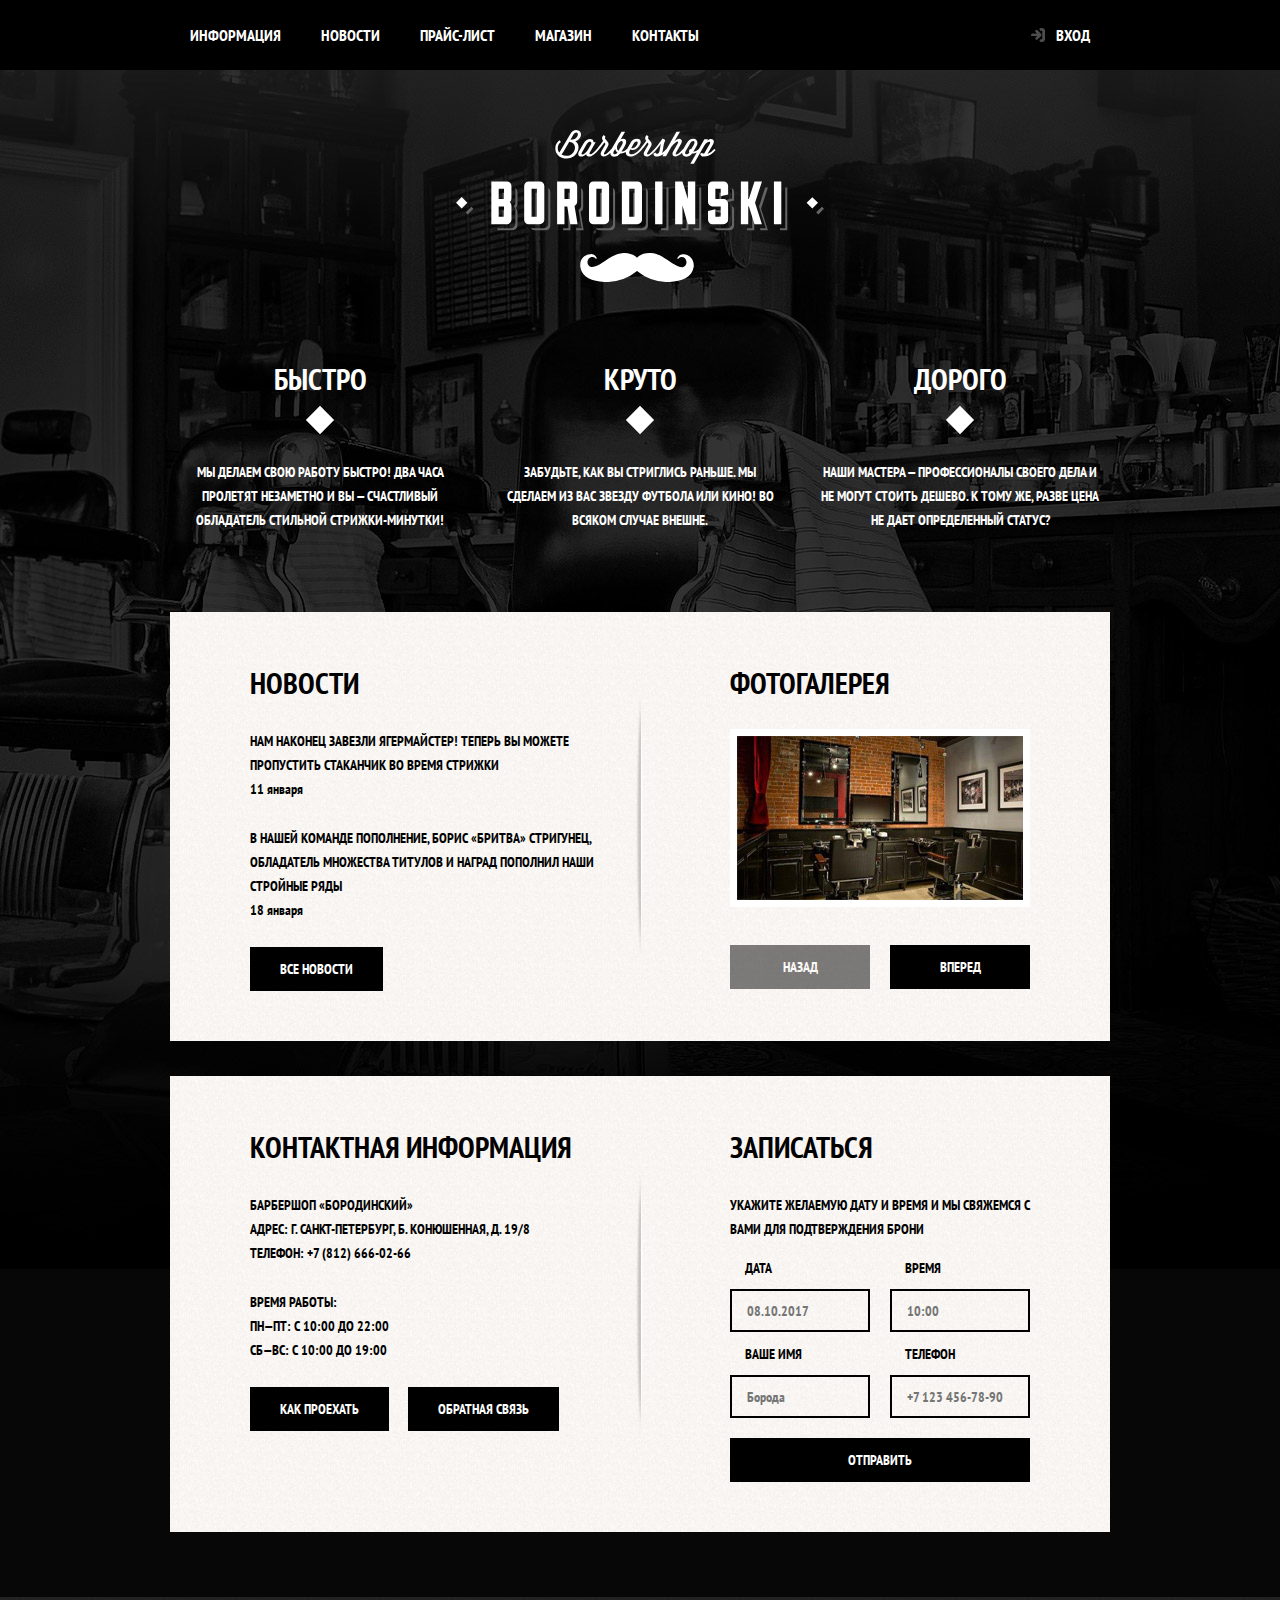
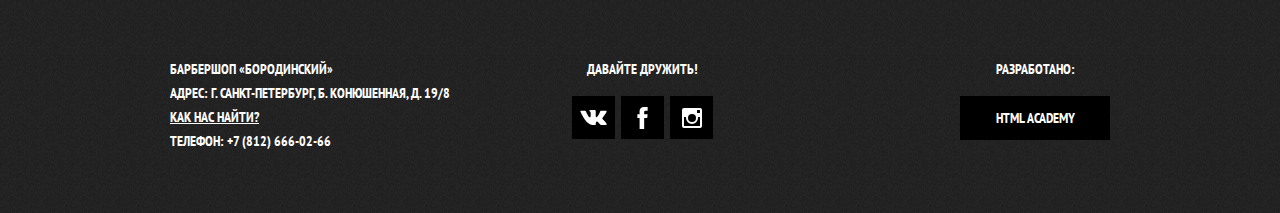
<file: index.html>
<!DOCTYPE html>
<html lang="ru">

<head>
    <meta charset="UTF-8">
    <title>Барбершоп «Бородинский»</title>
    <link href="https://fonts.googleapis.com/css?family=PT+Sans+Narrow:400,700&amp;subset=latin,cyrillic" rel="stylesheet">
    <link href="normalize.css" rel="stylesheet" type="text/css">
    <link href="style.css" rel="stylesheet" type="text/css">
</head>

<body>

    <header class="main-header">
        <nav class="main-navigation">
            <a class="main-header-logo">
                <img src="img/index-logo.svg" width="368" height="153" alt="Логотип барбершопа «Бородинский»">
            </a>
            <div class="main-navigation-wrapper">
                <div class="container">
                    <ul class="site-navigation">
                        <li>
                            <a href="info.html">Информация</a>
                        </li>
                        <li>
                            <a href="news.html">Новости</a>
                        </li>
                        <li>
                            <a href="price.html">Прайс-лист</a>
                        </li>
                        <li>
                            <a href="catalog.html">Магазин</a>
                        </li>
                        <li>
                            <a href="contacts.html">Контакты</a>
                        </li>
                    </ul>
                    <ul class="user-navigation">
                        <li>
                            <a class="login-link" href="login.html">Вход</a>
                        </li>
                    </ul>
                </div>
            </div>
        </nav>
    </header>

    <main class="container">

        <h1 class="visually-hidden">Барбершоп «Бородинский»</h1>

        <section class="features">
            <h2 class="visually-hidden">Преимущества</h2>
            <ul class="features-list">
                <li class="feature-item">
                    <h3>Быстро</h3>
                    <p>Мы делаем свою работу быстро! Два часа пролетят незаметно и вы — счастливый обладатель стильной стрижки-минутки!</p>
                </li>
                <li class="feature-item">
                    <h3>Круто</h3>
                    <p>Забудьте, как вы стриглись раньше. Мы сделаем из вас звезду футбола или кино! Во всяком случае внешне.</p>
                </li>
                <li class="feature-item">
                    <h3>Дорого</h3>
                    <p>Наши мастера — профессионалы своего дела и не могут стоить дешево. К тому же, разве цена не дает определенный
                        статус?</p>
                </li>
            </ul>
        </section>

        <div class="index-columns">
            <section class="news">
                <h2>Новости</h2>
                <ul class="news-list">
                    <li class="news-item">
                        <p>Нам наконец завезли Ягермайстер! Теперь вы можете пропустить стаканчик во время стрижки</p>
                        <time datetime="2016-01-11">11 января</time>
                    </li>
                    <li class="news-item">
                        <p>В нашей команде пополнение, Борис «Бритва» Стригунец, обладатель множества титулов и наград пополнил
                            наши стройные ряды</p>
                        <time datetime="2016-01-18">18 января</time>
                    </li>
                </ul>
                <a class="button" href="news.html">Все новости</a>
            </section>

            <section class="gallery">
                <h2>Фотогалерея</h2>
                <div class="gallery-container">
                    <figure class="gallery-content">
                        <a href="#">
                            <img src="img/studio.jpg" width="286" height="164" alt="Интерьер">
                        </a>
                    </figure>
                    <button class="button gallery-button gallery-button-back" type="button" disabled>Назад</button>
                    <button class="button gallery-button gallery-button-next" type="button">Вперед</button>
                </div>
            </section>
        </div>

        <div class="index-columns">
            <section class="contacts">
                <h2>Контактная информация</h2>
                <p>
                    Барбершоп «Бородинский»
                    <br> Адрес: г. Санкт-Петербург, Б. Конюшенная, д. 19/8
                    <br> Телефон: +7 (812) 666-02-66
                </p>
                <p>
                    Время работы:
                    <br> пн—пт: с 10:00 до 22:00
                    <br> сб—вс: с 10:00 до 19:00
                </p>
                <a class="button contacts-button-map" href="map.html">Как проехать</a>
                <a class="button" href="contacts.html">Обратная связь</a>
            </section>

            <section class="appointment">
                <h2>Записаться</h2>
                <p class="appointment-info">Укажите желаемую дату и время и мы свяжемся с вами для подтверждения брони</p>
                <form class="appointment-form" action="https://echo.htmlacademy.ru" method="post">
                    <p class="appointment-item">
                        <label for="appointment-date">Дата</label>
                        <input id="appointment-date" type="text" name="date" value="" placeholder="08.10.2017">
                    </p>
                    <p class="appointment-item">
                        <label for="appointment-time">Время</label>
                        <input id="appointment-time" type="text" name="time" value="" placeholder="10:00">
                    </p>
                    <p class="appointment-item">
                        <label for="appointment-name">Ваше имя</label>
                        <input id="appointment-name" type="text" name="name" value="" placeholder="Борода">
                    </p>
                    <p class="appointment-item">
                        <label for="appointment-phone">Телефон</label>
                        <input id="appointment-phone" type="tel" name="phone" value="" placeholder="+7 123 456-78-90">
                    </p>
                    <button class="button" type="submit">Отправить</button>
                </form>
            </section>
        </div>

    </main>

    <footer class="main-footer">
        <div class="container">
            <p class="footer-contacts">
                Барбершоп «Бородинский»
                <br> Адрес: г. Санкт-Петербург, Б. Конюшенная, д. 19/8
                <br>
                <a href="map.html">Как нас найти?</a>
                <br> Телефон: +7 (812) 666-02-66
            </p>
            <div class="footer-social">
                <b>Давайте дружить!</b>
                <ul>
                    <li>
                        <a class="social-button" href="#">
                            <span class="visually-hidden">Вконтакте</span>
                            <svg xmlns="http://www.w3.org/2000/svg" width="27" height="15" viewBox="0 0 26.14 14.91">
                                <path d="M26 13.47l-.09-.17a13.55 13.55 0 0 0-2.6-3q-.87-.83-1.1-1.12A1 1 0 0 1 22 8a10.27 10.27 0 0 1 1.22-1.78l.88-1.16q2.35-3.13 2-4L26 .94a.8.8 0 0 0-.4-.22 2.14 2.14 0 0 0-.87 0h-3.92a.51.51 0 0 0-.27 0h-.3a.6.6 0 0 0-.15.14.93.93 0 0 0-.14.24 22.22 22.22 0 0 1-1.46 3.06q-.5.84-.93 1.46a7 7 0 0 1-.71.91 4.94 4.94 0 0 1-.52.47q-.23.18-.35.15l-.23-.05a.9.9 0 0 1-.31-.33 1.49 1.49 0 0 1-.16-.53v-.55-.65-.57-1.12-1-.75a3.14 3.14 0 0 0 0-.62 2.12 2.12 0 0 0-.14-.44.73.73 0 0 0-.28-.33 1.57 1.57 0 0 0-.46-.18A9 9 0 0 0 12.57 0a8.93 8.93 0 0 0-3.25.33 1.83 1.83 0 0 0-.52.41q-.25.3-.07.33a1.67 1.67 0 0 1 1.16.59l.08.16a2.6 2.6 0 0 1 .19.63 6.32 6.32 0 0 1 .12 1 10.59 10.59 0 0 1 0 1.7q-.07.71-.13 1.1a2.21 2.21 0 0 1-.18.64 2.69 2.69 0 0 1-.16.3l-.07.07a1 1 0 0 1-.37.07.86.86 0 0 1-.46-.19 3.27 3.27 0 0 1-.56-.52 7 7 0 0 1-.66-.93q-.37-.6-.76-1.42l-.22-.39q-.2-.38-.56-1.11t-.62-1.43A.9.9 0 0 0 5.2.9h-.07a.93.93 0 0 0-.22-.16A1.44 1.44 0 0 0 4.6.65L.87.68A1 1 0 0 0 .1.94L0 1a.44.44 0 0 0 0 .22 1.08 1.08 0 0 0 .08.37Q.9 3.53 1.86 5.31t1.66 2.87Q4.23 9.27 5 10.24t1 1.24l.37.41.34.33a8.06 8.06 0 0 0 1 .78 16.34 16.34 0 0 0 1.4.9 7.6 7.6 0 0 0 1.79.72 6.19 6.19 0 0 0 2 .22h1.57a1.08 1.08 0 0 0 .72-.3l.05-.07a.9.9 0 0 0 .1-.25 1.38 1.38 0 0 0 0-.37 4.48 4.48 0 0 1 .09-1.05 2.77 2.77 0 0 1 .23-.71 1.74 1.74 0 0 1 .29-.4 1.19 1.19 0 0 1 .23-.2h.11a.86.86 0 0 1 .77.21 4.52 4.52 0 0 1 .83.79q.39.47.93 1.05a6.41 6.41 0 0 0 1 .87l.27.16a3.31 3.31 0 0 0 .71.3 1.53 1.53 0 0 0 .76.07l3.48-.05a1.58 1.58 0 0 0 .8-.17.68.68 0 0 0 .34-.37 1.06 1.06 0 0 0 0-.46 1.71 1.71 0 0 0-.1-.36z"
                                    fill="#fff">
                                </path>
                            </svg>
                        </a>
                    </li>
                    <li>
                        <a class="social-button" href="#">
                            <span class="visually-hidden">Фейсбук</span>
                            <svg xmlns="http://www.w3.org/2000/svg" width="19" height="22" viewBox="0 0 10.15 21.74">
                                <path d="M3.34 1.12A4.77 4.77 0 0 1 6.53 0h3.61v3.81H7.81a1.07 1.07 0 0 0-1.09.83v2.55h3.42c-.08 1.23-.24 2.45-.41 3.67h-3v10.87H2.21V10.86H0V7.21h2.19V3.66a3.83 3.83 0 0 1 1.15-2.54z"
                                    fill="#fff" />
                            </svg>
                        </a>
                    </li>
                    <li>
                        <a class="social-button" href="#">
                            <span class="visually-hidden">Инстаграм</span>
                            <svg xmlns="http://www.w3.org/2000/svg" width="20" height="20" viewBox="0 0 20 20">
                                <path d="M18 0H2a2 2 0 0 0-2 2v16a2 2 0 0 0 2 2h16a2 2 0 0 0 2-2V2a2 2 0 0 0-2-2zm-8 6a4 4 0 1 1-4 4 4 4 0 0 1 4-4zM2.5 18a.47.47 0 0 1-.5-.5V9h2.1a3.4 3.4 0 0 0-.1 1 6 6 0 1 0 12 0 3.4 3.4 0 0 0-.1-1H18v8.5a.47.47 0 0 1-.5.5zM18 4.5a.47.47 0 0 1-.5.5h-2a.47.47 0 0 1-.5-.5v-2a.47.47 0 0 1 .5-.5h2a.47.47 0 0 1 .5.5z"
                                    fill="#fff">
                                </path>
                            </svg>
                        </a>
                    </li>
                </ul>
            </div>
            <p class="footer-copyright">
                <b>Разработано:</b>
                <a class="button" href="https://htmlacademy.ru">HTML Academy</a>
            </p>
        </div>
    </footer>

	<section class="modal modal-login">
            <h2>Личный кабинет</h2>
            <p>Введите пожалуйста свой логин и пароль</p>
            <form class="login-form" action="http:\\echo.htmlacademy.ru" method="post">
                <p class="modal-login-item">
                    <label class="visually-hidden" for="modal-login-name">Логин</label>
                    <input type="text" class="login-icon-user" name="login" id="modal-login-name" placeholder="Логин">
                </p>
                <p class="modal-login-item">
                    <label class="visually-hidden" for="modal-login-password">Пароль</label>
                    <input type="password" class="login-icon-password" name="password" id="modal-login-password" placeholder="Пароль">
                </p>
                <p class="modal-login-info">
                    <label class="login-checkbox">
                        <input type="checkbox" name="remember" id="modal-login-remember" class="visually-hidden" checked>
                        <span class="checkbox-indicator"></span>
                        Запомните меня
                    </label>
                    <a href="#" class="restore">Я забыл пароль!</a>
                </p>
                <button class="button" type="submit">Войти</button>
            </form>
            <button class="modal-close" type="button">Закрыть</button>
    </section>
    <section class="modal modal-map">
        <h2 class="visually-hidden">Как до нас добраться</h2>
        <iframe src="https://www.google.com/maps/embed?pb=!1m18!1m12!1m3!1d1998.603625300316!2d30.320858716173465!3d59.93871916905408!2m3!1f0!2f0!3f0!3m2!1i1024!2i768!4f13.1!3m3!1m2!1s0x4696310fca145cc1%3A0x42b32648d8238007!2z0JHQvtC70YzRiNCw0Y8g0JrQvtC90Y7RiNC10L3QvdCw0Y8g0YPQuy4sIDE5LzgsINCh0LDQvdC60YIt0J_QtdGC0LXRgNCx0YPRgNCzLCDQoNC-0YHRgdC40Y8sIDE5MTE4Ng!5e0!3m2!1sru!2sua!4v1573504554537!5m2!1sru!2sua" width="766" height="561" frameborder="0" style="border:0;" allowfullscreen=""></iframe>
        <p >
            <img src="img/map.png" width="780" height="560" alt="Офис компании по адресу ул. Большая Конюшенная 19/8, Санкт-Петербург">
        </p>
        <button class="modal-close" type="button">Закрыть</button>
    </section>
    <div class="modal-overlay"></div>
    <script src="js/popup.js"></script>
</body>

</html>
</file>
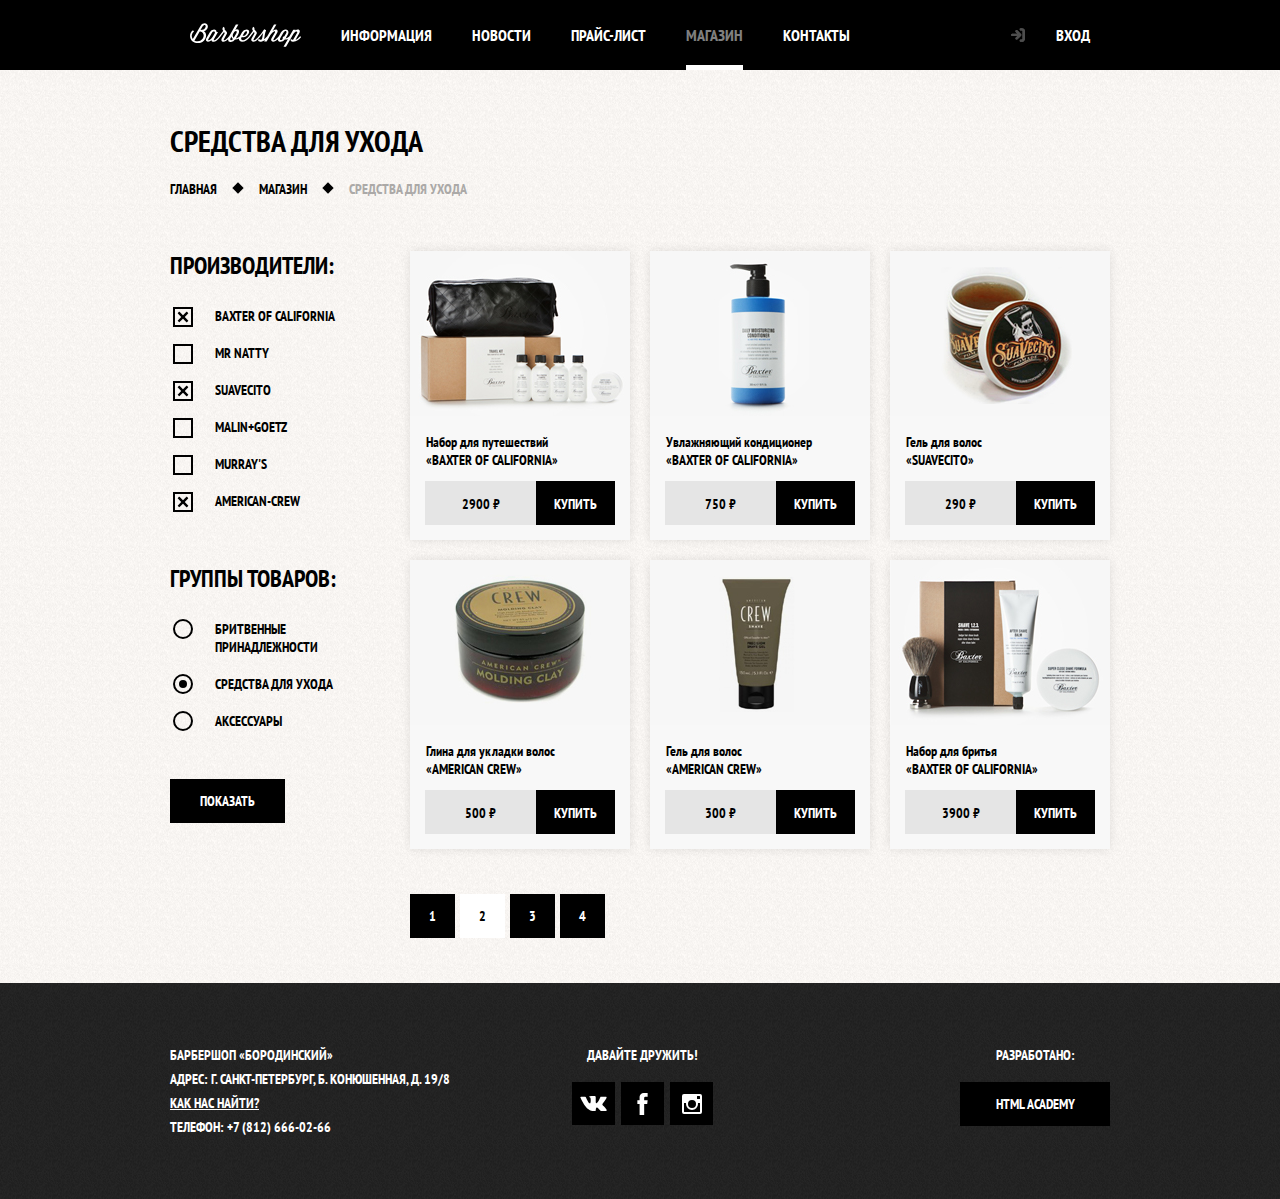
<file: catalog.html>
<!DOCTYPE html>
<html lang="ru">
<head>
	<meta charset="utf-8">
	<link href="https://fonts.googleapis.com/css?family=PT+Sans+Narrow:700&display=swap&subset=cyrillic" rel="stylesheet">
	<link rel="stylesheet" type="text/css" href="normalize.css">
	<link rel="stylesheet" type="text/css" href="style.css">
	<title>Барбершоп-каталог</title>
</head>
<body class="inner-page">
	<header class="main-header">
		<div class="container">
			<nav class="main-navigation">
				<a class="main-header-logo" href="index.html"><img src="img\catalog\logo.svg" width="111" height="24" alt="логотип Барбершоп «Бородинский»"></a>
				<ul class="site-navigation">
					<li><a href="">Информация</a></li>
					<li><a href="">Новости</a></li>
					<li><a href="price.html">Прайс-лист</a></li>
					<li class="site-navigation-current"><a>Магазин</a></li>
					<li><a href="">Контакты</a></li>
				</ul>
				<ul class="user-navigation">
					<li class="login-link">
						<a href="#">Вход</a>
					</li>
				</ul>
			</nav>
		</div>
	</header>
	<main class="container">
		<h1 class="page-title">Средства для ухода</h1>
		<ul class="breadcrumbs">
			<li><a href="#">Главная</a></li>
			<li><a href="#">Магазин</a></li>
			<li class="breadcrumbs-current">Средства для ухода</li>
		</ul>
		<div class="catalog-columns">
			<section class="filters">
				<h2 class="visually-hidden">Фильтры товаров</h2>
				<form action="http:\\echo.htmlacademy.ru" method="get">
					<fieldset class="filters-list">
						<legend>Производители:</legend>
						<ul>
							<li class="filter-option">
								<input type="checkbox" class="visually-hidden filter-input filter-input-checkbox"
								name="Baxter-of-california" id="filter-baxter-of-california" checked>
								<label for="filter-baxter-of-california">Baxter of California</label>
							</li>
							<li class="filter-option">
								<input type="checkbox" class="visually-hidden filter-input filter-input-checkbox"
								name="Mr-natty" id="filter-mr-natty">
								<label for="filter-mr-natty">Mr natty</label>
							</li>
							<li class="filter-option">
								<input type="checkbox" class="visually-hidden filter-input filter-input-checkbox"
								name="SUAVECITO" id="filter-suavecito" checked>
								<label for="filter-suavecito">SUAVECITO</label>
							</li>
							<li class="filter-option">
								<input type="checkbox" class="visually-hidden filter-input filter-input-checkbox"
								name="Malin+Goetz" id="filter-malin+goetz" >
								<label for="filter-malin+goetz">Malin+Goetz</label>
							</li>
							<li class="filter-option">
								<input type="checkbox" class="visually-hidden filter-input filter-input-checkbox"
								name="Murray's" id="filter-murray's">
								<label for="filter-murray's">Murray's</label>
							</li>
							<li class="filter-option">
									<input type="checkbox" class="visually-hidden filter-input filter-input-checkbox"
									name="American-crew" id="filter-american-crew" checked>
									<label for="filter-american-crew">American-crew</label>
							</li>
						</ul>
					</fieldset>
					<fieldset class="filters-groups">
						<legend>Группы товаров:</legend>
						<ul>
							<li class="filter-option">
								<input type="radio" name="group-of-goods" id="filter-shave" class="visually-hidden filter-input filter-input-radio" value="shaver">
								<label for="filter-shave">Бритвенные принадлежности</label>
							</li>
							<li class="filter-option">
								<input type="radio" name="group-of-goods" id="filter-care" class="visually-hidden filter-input filter-input-radio" value="care-products" checked>
								<label for="filter-care">Средства для ухода</label>
							</li>
							<li class="filter-option">
								<input type="radio" name="group-of-goods" id="filter-goods"class="visually-hidden filter-input filter-input-radio" value="accessory">
								<label for="filter-goods">Аксессуары</label>
							</li>
						</ul>
					</fieldset>
					<button class="button filter-button" type="submit">Показать</button>
				</form>
			</section>
			<section class="catalog">
				<h2 class="visually-hidden">Список средств для ухода</h2>
				<ul class="catalog-list">
					<li class="catalog-item">
						<a href="product card.html">
							<h3>
								<span class="catalog-category">Набор для путешествий</span>
								<span class="catalog-item-title">«Baxter of California»</span>
							</h3>
							<p class="catalog-item-image">
								<img src="img\catalog\product-1.jpg" width="220" height="165" alt="Набор для путешествий «Baxter of California»">
							</p>
						</a>
						<p class="catalog-item-price">
							<b>2900 ₽</b>
							<a class="button" href="#">Купить</a>
						</p>
					</li>
					<li class="catalog-item">
						<a href="product card.html">
							<h3>
								<span class="catalog-category">Увлажняющий кондиционер</span>
								<span class="catalog-item-title">«Baxter of California»</span>
							</h3>
							<p class="catalog-item-image">
								<img src="img\catalog\product-2.jpg" width="220" height="165" alt="Увлажняющий кондиционер «Baxter of California»">
							</p>
						</a>
						<p class="catalog-item-price">
							<b>750 ₽</b>
							<a class="button" href="#">Купить</a>
						</p>
					</li>
					<li class="catalog-item">
						<a href="product card.html">
							<h3>
								<span class="catalog-category">Гель для волос</span>
								<span class="catalog-item-title">«SUAVECITO»</span>
							</h3>
							<p class="catalog-item-image">
								<img src="img\catalog\product-3.jpg" width="220" height="165" alt="Гель для волос «SUAVECITO»">
							</p>
						</a>
						<p class="catalog-item-price">
							<b>290 ₽</b>
							<a class="button" href="#">Купить</a>
						</p>
					</li>
					<li class="catalog-item">
						<a href="product card.html">
							<h3>
								<span class="catalog-category">Глина для укладки волос</span>
								<span class="catalog-item-title">«American crew»</span>
							</h3>
							<p class="catalog-item-image">
								<img src="img\catalog\product-4.jpg" width="220" height="165" alt="Глина для укладки волос «American crew»">
							</p>
						</a>
						<p class="catalog-item-price">
							<b>500 ₽</b>
							<a class="button" href="#">Купить</a>
						</p>
					</li>
					<li class="catalog-item">
						<a href="product card.html">
							<h3>
								<span class="catalog-category">Гель для волос</span>
								<span class="catalog-item-title">«American crew»</span>
							</h3>
							<p class="catalog-item-image">
								<img src="img\catalog\product-5.jpg" width="220" height="165" alt="Гель для волос «AMERICAN CREW»">
							</p>
						</a>
						<p class="catalog-item-price">
							<b>300 ₽</b>
							<a class="button" href="#">Купить</a>
						</p>
					</li>
					<li class="catalog-item">
						<a href="product card.html">
							<h3>
								<span class="catalog-category">Набор для бритья</span>
								<span class="catalog-item-title">«Baxter of California»</span>
							</h3>
							<p class="catalog-item-image">
								<img src="img\catalog\product-6.jpg" width="220" height="165" alt="Набор для бритья «Baxter of California»">
							</p>
						</a>
						<p class="catalog-item-price">
							<b>3900 ₽</b>
							<a class="button" href="#">Купить</a>
						</p>
					</li>
				</ul>
				<ul class="pagination-list">
					<li class="pagination-item"><a href="#">1</a></li>
					<li class="pagination-item pagination-item-current"><a>2</a></li>
					<li class="pagination-item"><a href="#">3</a></li>
					<li class="pagination-item"><a href="#">4</a></li>
				</ul>
			</section>
		</div>
	</main>
    <footer class="main-footer">
        <div class="container">
            <p class="footer-contacts">
                Барбершоп «Бородинский»
                <br> Адрес: г. Санкт-Петербург, Б. Конюшенная, д. 19/8
                <br>
                <a href="map.html">Как нас найти?</a>
                <br> Телефон: +7 (812) 666-02-66
            </p>
            <div class="footer-social">
                <b>Давайте дружить!</b>
                <ul>
                    <li>
                        <a class="social-button" href="#">
                            <span class="visually-hidden">Вконтакте</span>
                            <svg xmlns="http://www.w3.org/2000/svg" width="27" height="15" viewBox="0 0 26.14 14.91">
                                <path d="M26 13.47l-.09-.17a13.55 13.55 0 0 0-2.6-3q-.87-.83-1.1-1.12A1 1 0 0 1 22 8a10.27 10.27 0 0 1 1.22-1.78l.88-1.16q2.35-3.13 2-4L26 .94a.8.8 0 0 0-.4-.22 2.14 2.14 0 0 0-.87 0h-3.92a.51.51 0 0 0-.27 0h-.3a.6.6 0 0 0-.15.14.93.93 0 0 0-.14.24 22.22 22.22 0 0 1-1.46 3.06q-.5.84-.93 1.46a7 7 0 0 1-.71.91 4.94 4.94 0 0 1-.52.47q-.23.18-.35.15l-.23-.05a.9.9 0 0 1-.31-.33 1.49 1.49 0 0 1-.16-.53v-.55-.65-.57-1.12-1-.75a3.14 3.14 0 0 0 0-.62 2.12 2.12 0 0 0-.14-.44.73.73 0 0 0-.28-.33 1.57 1.57 0 0 0-.46-.18A9 9 0 0 0 12.57 0a8.93 8.93 0 0 0-3.25.33 1.83 1.83 0 0 0-.52.41q-.25.3-.07.33a1.67 1.67 0 0 1 1.16.59l.08.16a2.6 2.6 0 0 1 .19.63 6.32 6.32 0 0 1 .12 1 10.59 10.59 0 0 1 0 1.7q-.07.71-.13 1.1a2.21 2.21 0 0 1-.18.64 2.69 2.69 0 0 1-.16.3l-.07.07a1 1 0 0 1-.37.07.86.86 0 0 1-.46-.19 3.27 3.27 0 0 1-.56-.52 7 7 0 0 1-.66-.93q-.37-.6-.76-1.42l-.22-.39q-.2-.38-.56-1.11t-.62-1.43A.9.9 0 0 0 5.2.9h-.07a.93.93 0 0 0-.22-.16A1.44 1.44 0 0 0 4.6.65L.87.68A1 1 0 0 0 .1.94L0 1a.44.44 0 0 0 0 .22 1.08 1.08 0 0 0 .08.37Q.9 3.53 1.86 5.31t1.66 2.87Q4.23 9.27 5 10.24t1 1.24l.37.41.34.33a8.06 8.06 0 0 0 1 .78 16.34 16.34 0 0 0 1.4.9 7.6 7.6 0 0 0 1.79.72 6.19 6.19 0 0 0 2 .22h1.57a1.08 1.08 0 0 0 .72-.3l.05-.07a.9.9 0 0 0 .1-.25 1.38 1.38 0 0 0 0-.37 4.48 4.48 0 0 1 .09-1.05 2.77 2.77 0 0 1 .23-.71 1.74 1.74 0 0 1 .29-.4 1.19 1.19 0 0 1 .23-.2h.11a.86.86 0 0 1 .77.21 4.52 4.52 0 0 1 .83.79q.39.47.93 1.05a6.41 6.41 0 0 0 1 .87l.27.16a3.31 3.31 0 0 0 .71.3 1.53 1.53 0 0 0 .76.07l3.48-.05a1.58 1.58 0 0 0 .8-.17.68.68 0 0 0 .34-.37 1.06 1.06 0 0 0 0-.46 1.71 1.71 0 0 0-.1-.36z"
                                    fill="#fff">
                                </path>
                            </svg>
                        </a>
                    </li>
                    <li>
                        <a class="social-button" href="#">
                            <span class="visually-hidden">Фейсбук</span>
                            <svg xmlns="http://www.w3.org/2000/svg" width="19" height="22" viewBox="0 0 10.15 21.74">
                                <path d="M3.34 1.12A4.77 4.77 0 0 1 6.53 0h3.61v3.81H7.81a1.07 1.07 0 0 0-1.09.83v2.55h3.42c-.08 1.23-.24 2.45-.41 3.67h-3v10.87H2.21V10.86H0V7.21h2.19V3.66a3.83 3.83 0 0 1 1.15-2.54z"
                                    fill="#fff" />
                            </svg>
                        </a>
                    </li>
                    <li>
                        <a class="social-button" href="#">
                            <span class="visually-hidden">Инстаграм</span>
                            <svg xmlns="http://www.w3.org/2000/svg" width="20" height="20" viewBox="0 0 20 20">
                                <path d="M18 0H2a2 2 0 0 0-2 2v16a2 2 0 0 0 2 2h16a2 2 0 0 0 2-2V2a2 2 0 0 0-2-2zm-8 6a4 4 0 1 1-4 4 4 4 0 0 1 4-4zM2.5 18a.47.47 0 0 1-.5-.5V9h2.1a3.4 3.4 0 0 0-.1 1 6 6 0 1 0 12 0 3.4 3.4 0 0 0-.1-1H18v8.5a.47.47 0 0 1-.5.5zM18 4.5a.47.47 0 0 1-.5.5h-2a.47.47 0 0 1-.5-.5v-2a.47.47 0 0 1 .5-.5h2a.47.47 0 0 1 .5.5z"
                                    fill="#fff">
                                </path>
                            </svg>
                        </a>
                    </li>
                </ul>
            </div>
            <p class="footer-copyright">
                <b>Разработано:</b>
                <a class="button" href="https://htmlacademy.ru">HTML Academy</a>
            </p>
        </div>
    </footer>

	<section class="modal modal-login">
		<h2>Личный кабинет</h2>
		<p>Введите пожалуйста свой логин и пароль</p>
		<form action="http:\\echo.htmlacademy.ru" method="post">
			<p class="modal-login-item">
				<label class="visually-hidden" for="modal-login-name">Логин</label>
				<input type="text" name="name" id="modal-login-name" placeholder="Логин">
			</p>
			<p class="modal-login-item">
				<label class="visually-hidden" for="modal-login-password">Пароль</label>
				<input type="password" name="password" id="modal-login-password" placeholder="Пароль">
			</p>
			<p class="modal-login-info">
				<label class="login-checkbox">
					<input type="checkbox" name="remember" id="modal-login-remember" class="visually-hidden" checked>
					<span class="checkbox-indicator"></span>
					Запомните меня
				</label>
				<a href="#" class="restore">Я забыл пароль!</a>
			</p>
			<button class="button" type="submit">Войти</button>
		</form>
		<button class="modal-close" type="button">Закрыть</button>
	</section>

</body>
</html>
</file>
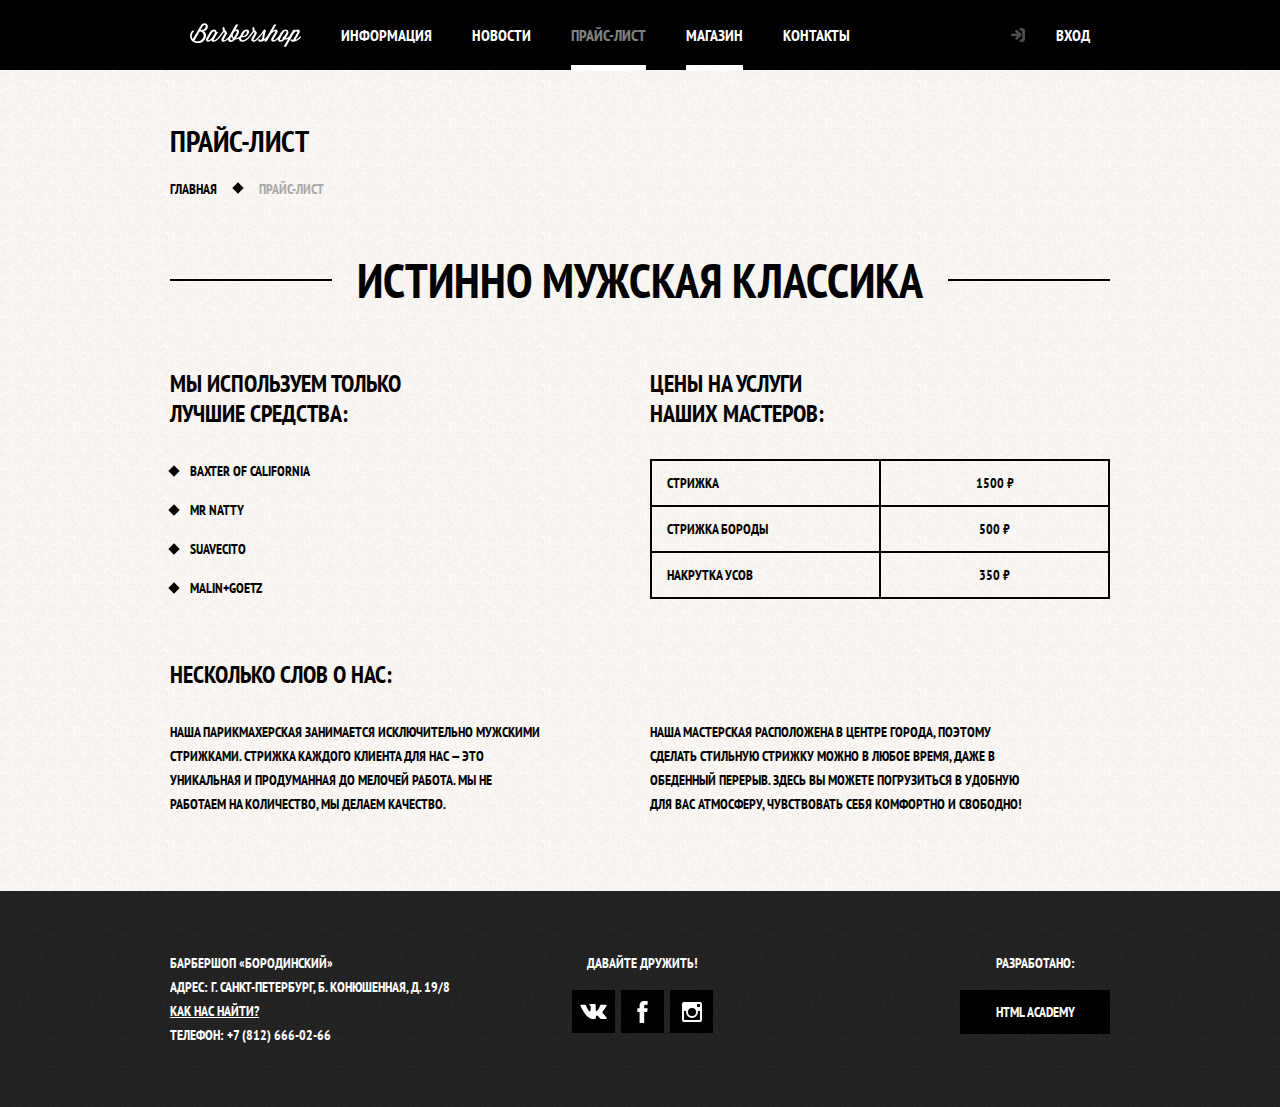
<file: price.html>
<!DOCTYPE html>
<html lang="ru">
<head>
	<meta charset="utf-8">
	<link href="https://fonts.googleapis.com/css?family=PT+Sans+Narrow:700&display=swap&subset=cyrillic" rel="stylesheet">
	<link rel="stylesheet" type="text/css" href="normalize.css">
	<link rel="stylesheet" type="text/css" href="style.css">
	<title>Барбершоп-каталог</title>
</head>
<body class="inner-page">
	<header class="main-header">
		<div class="container">
			<nav class="main-navigation">
				<a class="main-header-logo" href="index.html"><img src="img\catalog\logo.svg" width="111" height="24" alt="логотип Барбершоп «Бородинский»"></a>
				<ul class="site-navigation">
					<li><a href="">Информация</a></li>
					<li><a href="">Новости</a></li>
					<li class="site-navigation-current"><a>Прайс-лист</a></li>
					<li class="site-navigation-current"><a href="catalog.html">Магазин</a></li>
					<li><a href="">Контакты</a></li>
				</ul>
				<ul class="user-navigation">
					<li class="login-link">
						<a href="#">Вход</a>
					</li>
			</nav>
		</div>
	</header>
	<main class="container">
		<div class="inner-page-container">
			<h1 class="page-title">Прайс-лист</h1>
			<ul class="breadcrumbs">
				<li><a href="index.html">Главная</a></li>
				<li class="breadcrumbs-current">Прайс-лист</li>
			</ul>
		</div>

		<section class="inner-content">
			<h2 class="big-heading">Истинно мужская классика</h2>
			<div class="inner-columns">
				<div class="inner-column-left">
					<h2>Мы используем только
						<br> лучшие средства:</h2>
					<ul class="custom-list-1">
						<li>Baxter of California</li>
						<li>Mr Natty</li>
						<li>Suavecito</li>
						<li>Malin+Goetz</li>
					</ul>
				</div>
				<div class="inner-column-right">
					<h2>Цены на услуги
						<br> наших мастеров:</h2>
					<table class="custom-table-1">
						<tr>
								<td>Стрижка</td>
								<td>1500 ₽</td>
						</tr>
						<tr>
								<td>Стрижка бороды</td>
								<td>500 ₽</td>
						</tr>
						<tr>
								<td>Накрутка усов</td>
								<td>350 ₽</td>
						</tr>
					</table>
				</div>
			</div>
			<div class="inner-columns">
				<h2>Несколько слов о нас:</h2>
				<div class="inner-column-left">
					<p class="short-text">Наша парикмахерская занимается исключительно мужскими стрижками. Стрижка каждого клиента для нас — это
						уникальная и продуманная до мелочей работа. Мы не работаем на количество, мы делаем качество.</p>
				</div>
				<div class="inner-column-right">
					<p class="short-text">Наша мастерская расположена в центре города, поэтому сделать стильную стрижку можно в любое время, даже
						в обеденный перерыв. Здесь вы можете погрузиться в удобную для вас атмосферу, чувствовать себя комфортно
						и свободно!</p>
				</div>
			</div>
		</section>
	</main>
    <footer class="main-footer">
        <div class="container">
            <p class="footer-contacts">
                Барбершоп «Бородинский»
                <br> Адрес: г. Санкт-Петербург, Б. Конюшенная, д. 19/8
                <br>
                <a href="map.html">Как нас найти?</a>
                <br> Телефон: +7 (812) 666-02-66
            </p>
            <div class="footer-social">
                <b>Давайте дружить!</b>
                <ul>
                    <li>
                        <a class="social-button" href="#">
                            <span class="visually-hidden">Вконтакте</span>
                            <svg xmlns="http://www.w3.org/2000/svg" width="27" height="15" viewBox="0 0 26.14 14.91">
                                <path d="M26 13.47l-.09-.17a13.55 13.55 0 0 0-2.6-3q-.87-.83-1.1-1.12A1 1 0 0 1 22 8a10.27 10.27 0 0 1 1.22-1.78l.88-1.16q2.35-3.13 2-4L26 .94a.8.8 0 0 0-.4-.22 2.14 2.14 0 0 0-.87 0h-3.92a.51.51 0 0 0-.27 0h-.3a.6.6 0 0 0-.15.14.93.93 0 0 0-.14.24 22.22 22.22 0 0 1-1.46 3.06q-.5.84-.93 1.46a7 7 0 0 1-.71.91 4.94 4.94 0 0 1-.52.47q-.23.18-.35.15l-.23-.05a.9.9 0 0 1-.31-.33 1.49 1.49 0 0 1-.16-.53v-.55-.65-.57-1.12-1-.75a3.14 3.14 0 0 0 0-.62 2.12 2.12 0 0 0-.14-.44.73.73 0 0 0-.28-.33 1.57 1.57 0 0 0-.46-.18A9 9 0 0 0 12.57 0a8.93 8.93 0 0 0-3.25.33 1.83 1.83 0 0 0-.52.41q-.25.3-.07.33a1.67 1.67 0 0 1 1.16.59l.08.16a2.6 2.6 0 0 1 .19.63 6.32 6.32 0 0 1 .12 1 10.59 10.59 0 0 1 0 1.7q-.07.71-.13 1.1a2.21 2.21 0 0 1-.18.64 2.69 2.69 0 0 1-.16.3l-.07.07a1 1 0 0 1-.37.07.86.86 0 0 1-.46-.19 3.27 3.27 0 0 1-.56-.52 7 7 0 0 1-.66-.93q-.37-.6-.76-1.42l-.22-.39q-.2-.38-.56-1.11t-.62-1.43A.9.9 0 0 0 5.2.9h-.07a.93.93 0 0 0-.22-.16A1.44 1.44 0 0 0 4.6.65L.87.68A1 1 0 0 0 .1.94L0 1a.44.44 0 0 0 0 .22 1.08 1.08 0 0 0 .08.37Q.9 3.53 1.86 5.31t1.66 2.87Q4.23 9.27 5 10.24t1 1.24l.37.41.34.33a8.06 8.06 0 0 0 1 .78 16.34 16.34 0 0 0 1.4.9 7.6 7.6 0 0 0 1.79.72 6.19 6.19 0 0 0 2 .22h1.57a1.08 1.08 0 0 0 .72-.3l.05-.07a.9.9 0 0 0 .1-.25 1.38 1.38 0 0 0 0-.37 4.48 4.48 0 0 1 .09-1.05 2.77 2.77 0 0 1 .23-.71 1.74 1.74 0 0 1 .29-.4 1.19 1.19 0 0 1 .23-.2h.11a.86.86 0 0 1 .77.21 4.52 4.52 0 0 1 .83.79q.39.47.93 1.05a6.41 6.41 0 0 0 1 .87l.27.16a3.31 3.31 0 0 0 .71.3 1.53 1.53 0 0 0 .76.07l3.48-.05a1.58 1.58 0 0 0 .8-.17.68.68 0 0 0 .34-.37 1.06 1.06 0 0 0 0-.46 1.71 1.71 0 0 0-.1-.36z"
                                    fill="#fff">
                                </path>
                            </svg>
                        </a>
                    </li>
                    <li>
                        <a class="social-button" href="#">
                            <span class="visually-hidden">Фейсбук</span>
                            <svg xmlns="http://www.w3.org/2000/svg" width="19" height="22" viewBox="0 0 10.15 21.74">
                                <path d="M3.34 1.12A4.77 4.77 0 0 1 6.53 0h3.61v3.81H7.81a1.07 1.07 0 0 0-1.09.83v2.55h3.42c-.08 1.23-.24 2.45-.41 3.67h-3v10.87H2.21V10.86H0V7.21h2.19V3.66a3.83 3.83 0 0 1 1.15-2.54z"
                                    fill="#fff" />
                            </svg>
                        </a>
                    </li>
                    <li>
                        <a class="social-button" href="#">
                            <span class="visually-hidden">Инстаграм</span>
                            <svg xmlns="http://www.w3.org/2000/svg" width="20" height="20" viewBox="0 0 20 20">
                                <path d="M18 0H2a2 2 0 0 0-2 2v16a2 2 0 0 0 2 2h16a2 2 0 0 0 2-2V2a2 2 0 0 0-2-2zm-8 6a4 4 0 1 1-4 4 4 4 0 0 1 4-4zM2.5 18a.47.47 0 0 1-.5-.5V9h2.1a3.4 3.4 0 0 0-.1 1 6 6 0 1 0 12 0 3.4 3.4 0 0 0-.1-1H18v8.5a.47.47 0 0 1-.5.5zM18 4.5a.47.47 0 0 1-.5.5h-2a.47.47 0 0 1-.5-.5v-2a.47.47 0 0 1 .5-.5h2a.47.47 0 0 1 .5.5z"
                                    fill="#fff">
                                </path>
                            </svg>
                        </a>
                    </li>
                </ul>
            </div>
            <p class="footer-copyright">
                <b>Разработано:</b>
                <a class="button" href="https://htmlacademy.ru">HTML Academy</a>
            </p>
        </div>
    </footer>
</body>
</html>
</file>
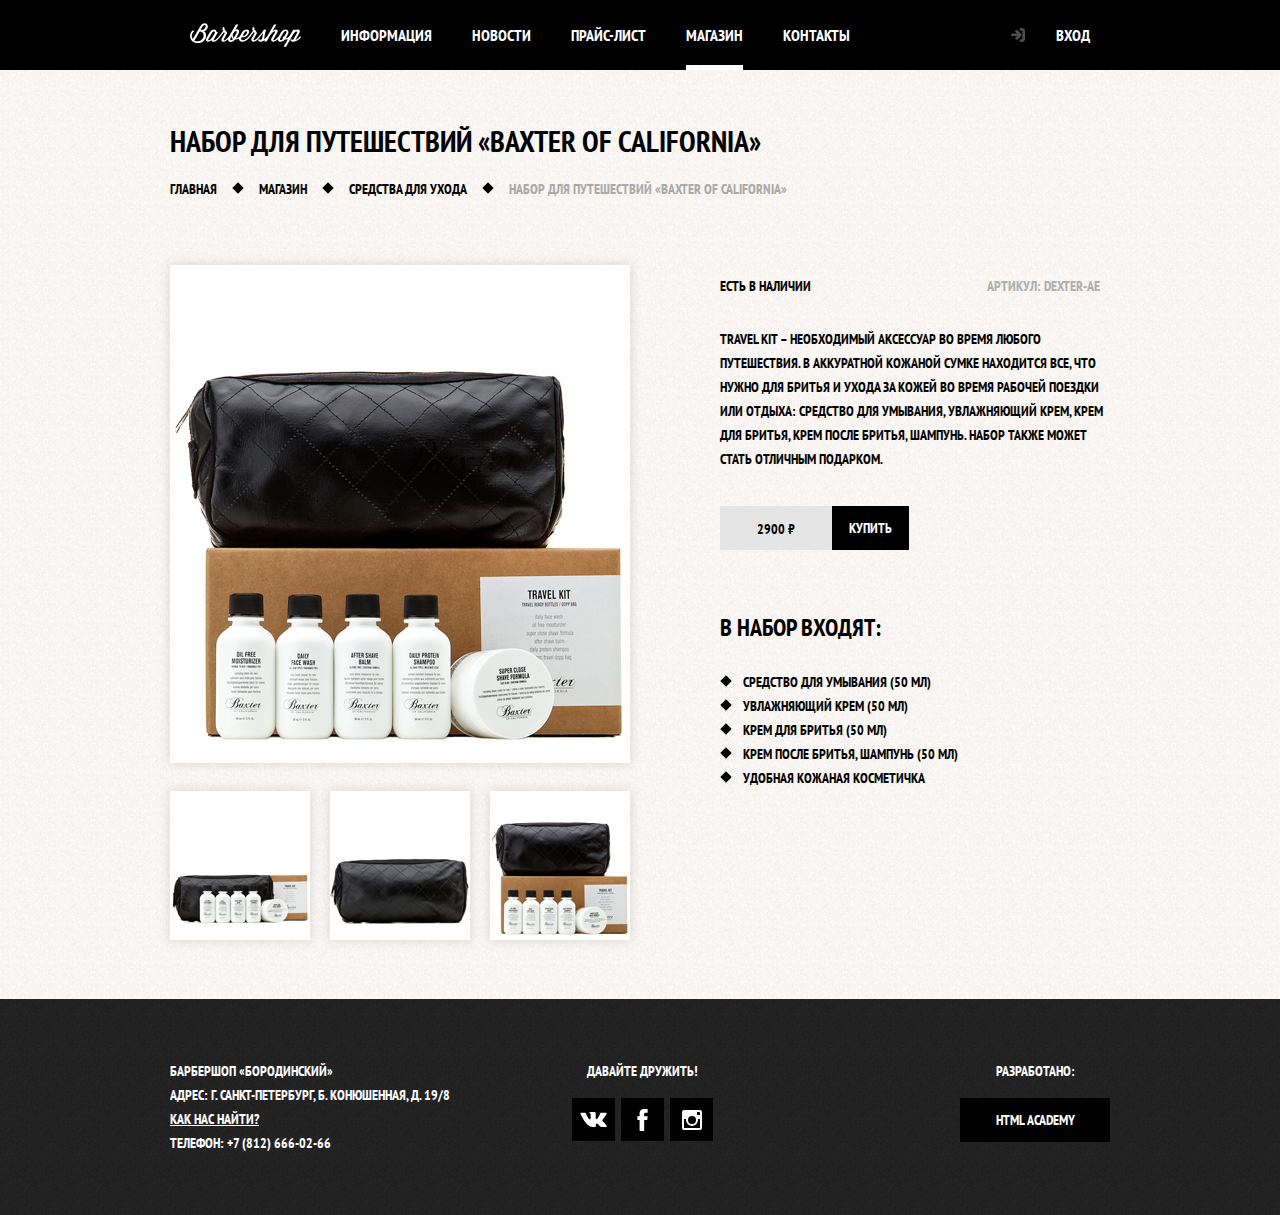
<file: product card.html>
<!DOCTYPE html>
<html lang="ru">
<head>
	<meta charset="utf-8">
	<link href="https://fonts.googleapis.com/css?family=PT+Sans+Narrow:700&display=swap&subset=cyrillic" rel="stylesheet">
	<link rel="stylesheet" type="text/css" href="normalize.css">
	<link rel="stylesheet" type="text/css" href="style.css">
	<title>Барбершоп-каталог</title>
</head>
<body class="inner-page">
	<header class="main-header">
		<div class="container">
			<nav class="main-navigation">
				<a class="main-header-logo" href="index.html"><img src="img\catalog\logo.svg" width="111" height="24" alt="логотип Барбершоп «Бородинский»"></a>
				<ul class="site-navigation">
					<li><a href="">Информация</a></li>
					<li><a href="">Новости</a></li>
					<li><a href="">Прайс-лист</a></li>
					<li class="site-navigation-current"><a href="">Магазин</a></li>
					<li><a href="">Контакты</a></li>
				</ul>
				<ul class="user-navigation">
					<li class="login-link">
						<a href="#">Вход</a>
					</li>
				</ul>
			</nav>
		</div>
	</header>
	<main class="container">
		<h1 class="page-title">набор для путешествий «Baxter of California»</h1>
		<ul class="breadcrumbs">
			<li><a href="#">Главная</a></li>
			<li><a href="#">Магазин</a></li>
			<li><a href="#">Средства для ухода</a></li>
			<li class="breadcrumbs-current">набор для путешествий «Baxter of California»</li>
		</ul>
		<div class="catalog-columns">
			<section class="product-photos">
				<h2 class="visually-hidden">Фотографии товара</h2>
				<p class="product-photo-full">
					<img src="img\item\product.jpg" width="460" height="498" alt="Фото всего набора">
				</p>
				<ul class="product-photo-preview">
					<li><img src="img\item\product-11.jpg" width="140" height="149" alt="Фото в анфас"></li>
					<li><img src="img\item\product-22.jpg" width="140" height="149" alt="Фото в профиль"></li>
					<li><img src="img\item\product-33.jpg" width="140" height="149" alt="Фото отдельной части"></li>
				</ul>
			</section>
			<section class="product-info">
				<h2 class="visually-hidden">Описание товара</h2>
				<div class="product-description">
					<p class="product-availability">Есть в наличии</p>
					<p class="product-article">Артикул: dexter-ae</p>
				</div>
				<p class="product-text">Travel Kit – необходимый аксессуар во время любого путешествия. В аккуратной кожаной сумке находится все, что нужно для бритья и ухода за кожей во время рабочей поездки или отдыха: средство для умывания, увлажняющий крем, крем для бритья, крем после бритья, шампунь. Набор также может стать отличным подарком.</p>
				<p class="product-price">
					<b>2900 ₽</b>
					<a class="button" href="#">Купить</a>
				</p>
				<h3>В набор входят:</h3>
				<ul>
					<li>Средство для умывания (50 мл)</li>
					<li>Увлажняющий крем (50 мл)</li>
					<li>Крем для бритья (50 мл)</li>
					<li>Крем после бритья, шампунь (50 мл)</li>
					<li>Удобная кожаная косметичка</li>
				</ul>
			</section>
		</div>
	</main>
    <footer class="main-footer">
        <div class="container">
            <p class="footer-contacts">
                Барбершоп «Бородинский»
                <br> Адрес: г. Санкт-Петербург, Б. Конюшенная, д. 19/8
                <br>
                <a href="map.html">Как нас найти?</a>
                <br> Телефон: +7 (812) 666-02-66
            </p>
            <div class="footer-social">
                <b>Давайте дружить!</b>
                <ul>
                    <li>
                        <a class="social-button" href="#">
                            <span class="visually-hidden">Вконтакте</span>
                            <svg xmlns="http://www.w3.org/2000/svg" width="27" height="15" viewBox="0 0 26.14 14.91">
                                <path d="M26 13.47l-.09-.17a13.55 13.55 0 0 0-2.6-3q-.87-.83-1.1-1.12A1 1 0 0 1 22 8a10.27 10.27 0 0 1 1.22-1.78l.88-1.16q2.35-3.13 2-4L26 .94a.8.8 0 0 0-.4-.22 2.14 2.14 0 0 0-.87 0h-3.92a.51.51 0 0 0-.27 0h-.3a.6.6 0 0 0-.15.14.93.93 0 0 0-.14.24 22.22 22.22 0 0 1-1.46 3.06q-.5.84-.93 1.46a7 7 0 0 1-.71.91 4.94 4.94 0 0 1-.52.47q-.23.18-.35.15l-.23-.05a.9.9 0 0 1-.31-.33 1.49 1.49 0 0 1-.16-.53v-.55-.65-.57-1.12-1-.75a3.14 3.14 0 0 0 0-.62 2.12 2.12 0 0 0-.14-.44.73.73 0 0 0-.28-.33 1.57 1.57 0 0 0-.46-.18A9 9 0 0 0 12.57 0a8.93 8.93 0 0 0-3.25.33 1.83 1.83 0 0 0-.52.41q-.25.3-.07.33a1.67 1.67 0 0 1 1.16.59l.08.16a2.6 2.6 0 0 1 .19.63 6.32 6.32 0 0 1 .12 1 10.59 10.59 0 0 1 0 1.7q-.07.71-.13 1.1a2.21 2.21 0 0 1-.18.64 2.69 2.69 0 0 1-.16.3l-.07.07a1 1 0 0 1-.37.07.86.86 0 0 1-.46-.19 3.27 3.27 0 0 1-.56-.52 7 7 0 0 1-.66-.93q-.37-.6-.76-1.42l-.22-.39q-.2-.38-.56-1.11t-.62-1.43A.9.9 0 0 0 5.2.9h-.07a.93.93 0 0 0-.22-.16A1.44 1.44 0 0 0 4.6.65L.87.68A1 1 0 0 0 .1.94L0 1a.44.44 0 0 0 0 .22 1.08 1.08 0 0 0 .08.37Q.9 3.53 1.86 5.31t1.66 2.87Q4.23 9.27 5 10.24t1 1.24l.37.41.34.33a8.06 8.06 0 0 0 1 .78 16.34 16.34 0 0 0 1.4.9 7.6 7.6 0 0 0 1.79.72 6.19 6.19 0 0 0 2 .22h1.57a1.08 1.08 0 0 0 .72-.3l.05-.07a.9.9 0 0 0 .1-.25 1.38 1.38 0 0 0 0-.37 4.48 4.48 0 0 1 .09-1.05 2.77 2.77 0 0 1 .23-.71 1.74 1.74 0 0 1 .29-.4 1.19 1.19 0 0 1 .23-.2h.11a.86.86 0 0 1 .77.21 4.52 4.52 0 0 1 .83.79q.39.47.93 1.05a6.41 6.41 0 0 0 1 .87l.27.16a3.31 3.31 0 0 0 .71.3 1.53 1.53 0 0 0 .76.07l3.48-.05a1.58 1.58 0 0 0 .8-.17.68.68 0 0 0 .34-.37 1.06 1.06 0 0 0 0-.46 1.71 1.71 0 0 0-.1-.36z"
                                    fill="#fff">
                                </path>
                            </svg>
                        </a>
                    </li>
                    <li>
                        <a class="social-button" href="#">
                            <span class="visually-hidden">Фейсбук</span>
                            <svg xmlns="http://www.w3.org/2000/svg" width="19" height="22" viewBox="0 0 10.15 21.74">
                                <path d="M3.34 1.12A4.77 4.77 0 0 1 6.53 0h3.61v3.81H7.81a1.07 1.07 0 0 0-1.09.83v2.55h3.42c-.08 1.23-.24 2.45-.41 3.67h-3v10.87H2.21V10.86H0V7.21h2.19V3.66a3.83 3.83 0 0 1 1.15-2.54z"
                                    fill="#fff" />
                            </svg>
                        </a>
                    </li>
                    <li>
                        <a class="social-button" href="#">
                            <span class="visually-hidden">Инстаграм</span>
                            <svg xmlns="http://www.w3.org/2000/svg" width="20" height="20" viewBox="0 0 20 20">
                                <path d="M18 0H2a2 2 0 0 0-2 2v16a2 2 0 0 0 2 2h16a2 2 0 0 0 2-2V2a2 2 0 0 0-2-2zm-8 6a4 4 0 1 1-4 4 4 4 0 0 1 4-4zM2.5 18a.47.47 0 0 1-.5-.5V9h2.1a3.4 3.4 0 0 0-.1 1 6 6 0 1 0 12 0 3.4 3.4 0 0 0-.1-1H18v8.5a.47.47 0 0 1-.5.5zM18 4.5a.47.47 0 0 1-.5.5h-2a.47.47 0 0 1-.5-.5v-2a.47.47 0 0 1 .5-.5h2a.47.47 0 0 1 .5.5z"
                                    fill="#fff">
                                </path>
                            </svg>
                        </a>
                    </li>
                </ul>
            </div>
            <p class="footer-copyright">
                <b>Разработано:</b>
                <a class="button" href="https://htmlacademy.ru">HTML Academy</a>
            </p>
        </div>
    </footer>

	<section class="modal modal-login">
		<h2>Личный кабинет</h2>
		<p>Введите пожалуйста свой логин и пароль</p>
		<form action="http:\\echo.htmlacademy.ru" method="post">
			<p class="modal-login-item">
				<label class="visually-hidden" for="modal-login-name">Логин</label>
				<input type="text" name="name" id="modal-login-name" placeholder="Логин">
			</p>
			<p class="modal-login-item">
				<label class="visually-hidden" for="modal-login-password">Пароль</label>
				<input type="password" name="password" id="modal-login-password" placeholder="Пароль">
			</p>
			<p class="modal-login-info">
				<input type="checkbox" name="remember" id="modal-login-remember" class="visually-hidden" checked>
				<span class="checkbox-indicator"></span>
				<label for="modal-login-remember">Запомните меня</label>
				<a href="#" class="restore">Я забыл пароль!</a>
			</p>
			<button class="button" type="submit">Войти</button>
		</form>
		<button class="modal-close" type="button">Закрыть</button>
	</section>
</body>
</html>
</file>
<file: style.css>
body {
  min-width: 960px;
  margin: 0;
  padding: 0;

  font-family: "PT Sans Narrow", Arial, sans-serif;
  font-size: 14px;
  line-height: 24px;
  font-weight: 700;
  color: #ffffff;
  text-transform: uppercase;

  background-color: #000000;
  background-image: url("img/background.jpg");
  background-position: top center;
  background-repeat: no-repeat;
}

a {
  text-decoration: none;
}

img {
  max-width: 100%;
  height: auto;
}


.visually-hidden:not(:focus):not(:active),
input[type="checkbox"].visually-hidden,
input[type="radio"].visually-hidden {
  position: absolute;

  width: 1px;
  height: 1px;
  margin: -1px;
  border: 0;
  padding: 0;

  white-space: nowrap;

  clip-path: inset(100%);
  clip: rect(0 0 0 0);
  overflow: hidden;
}

.inner-page {
  color: #000000;

  background-color: #f9f6f3;
  background-image: url("img/background-2.png");
  background-position: 0 0;
  background-repeat: repeat;
}

.main-header {
  margin-bottom: 75px;
}

.inner-page .main-header {
  margin-bottom: 50px;

  background-color: #000000;
}

.button {
  display: inline-block;
  margin-right: 16px;
  padding: 10px 30px;

  font: inherit;
  text-align: center;
  color: #ffffff;
  vertical-align: middle;
  text-transform: uppercase;

  background-color: #000000;
  border: none;
}

.button:hover,
.button:focus,
.button:active {
  background-color: #663d15;
}

.button.disabled,
.button:disabled {
  cursor: default;
  opacity: 0.5;
  background-color: #000000;
}

.main-navigation {
  display: flex;
  flex-direction: column;
  align-items: center;

  font-size: 16px;
  line-height: 20px;
  color: #ffffff;

  background-color: transparent;
}

.inner-page .main-navigation {
  display: flex;
  align-items: flex-start;
  flex-direction: row;
}

.main-header-logo {
  order: 2;
  width: 368px;
  height: 153px;
}

.inner-page .main-header-logo {
  order: 0;

  width: 111px;
  height: 24px;
  padding: 23px 20px;
}

.main-navigation-wrapper {
  width: 100%;
  margin-bottom: 60px;

  background-color: #000000;
}

.main-navigation-wrapper .container {
  display: flex;
  justify-content: space-between;
}


.site-navigation,
.user-navigation {
  list-style: none;
  margin: 0;
  padding: 0;
}

.site-navigation {
  display: flex;
  flex-wrap: wrap;
  width: 620px;
}
.site-navigation-current {
  position: relative;
}
.site-navigation-current::after {
  content: "";
  position: absolute;
  left: 20px;
  right: 20px;
  bottom: 0;
  height: 5px;
  background-color: #fff;
}
.site-navigation-current a:not([href]) {
  opacity: 0.5;
}
.user-navigation {
  display: flex;
  max-width: 140px;
}

.inner-page .user-navigation {
  margin-left: auto;
}

.site-navigation a,
.user-navigation a {
  display: block;
  padding: 25px 20px;

  vertical-align: middle;
  color: #ffffff;
}

.site-navigation a:hover,
.site-navigation a:focus,
.user-navigation a:hover,
.user-navigation a:focus {
  background-color: #242424;
}

.user-navigation .login-link {
  position: relative;
  padding-left: 50px;
}

.login-link::before {
  content: "";

  position: absolute;
  top: 27px;
  left: 24px;

  width: 16px;
  height: 18px;

  background-image: url("img/login.svg");
  background-repeat: no-repeat;
  background-position: 0 0;

  opacity: 0.3;
}

.login-link:hover::before,
.login-link:focus::before,
.login-link:active::before {
  opacity: 1;
}

.container {
  width: 940px;
  margin: 0 auto;
  padding: 0 10px;
}

.features {
  margin-bottom: 80px;
}

.features-list {
  display: flex;
  justify-content: space-between;
  margin: 0;
  padding: 0;

  list-style: none;
}

.feature-item {
  width: 300px;

  text-align: center;
}

.feature-item h3 {
  position: relative;

  margin: 0;
  margin-bottom: 60px;

  font-size: 30px;
  line-height: 42px;
}

.feature-item h3::after {
  content: "";

  position: absolute;
  bottom: -30px;
  left: 50%;

  width: 20px;
  height: 20px;
  margin-left: -10px;

  background-color: #ffffff;

  transform: rotate(45deg);
}

.feature-item p {
  margin: 0 10px;
}

.index-columns {
  display: flex;
  justify-content: space-between;
  padding: 50px 80px;
  margin-bottom: 35px;

  color: #000000;

  background-color: #f8f5f2;
  background-image:
    url("img/line.png"),
    url("img/background-2.png");
  background-position: center, 0 0;
  background-repeat: no-repeat, repeat;
}

.index-columns h2 {
  margin: 0;
  margin-bottom: 25px;

  font-size: 30px;
  line-height: 42px;
}

.news {
  width: 380px;
}

.news-list {
  margin: 0;
  margin-bottom: 25px;
  padding: 0;

  list-style: none;
}

.news-item {
  margin-bottom: 25px;
}

.news-item p {
  margin: 0;
}

.news-item time {
  text-transform: none;
}

.gallery {
  width: 300px;
}

.gallery-container {
  position: relative;

  height: 260px;
}

.gallery-content {
  height: 164px;
  margin: 0;

  background-color: #cccccc;
  border: 7px solid #ffffff;
}

.gallery-content img {
  width: 286px;
  height: 164px;
}

.gallery-button {
  box-sizing: border-box;
  position: absolute;
  bottom: 0;

  width: 140px;
  margin: 0;
}

.gallery-button-back {
  left: 0;
}

.gallery-button-next {
  right: 0;
}

.contacts {
  width: 380px;
}

.contacts p {
  margin: 0;
  margin-bottom: 25px;
}

.appointment {
  width: 300px;
}

.appointment-info {
  margin: 0;
  margin-bottom: 15px;
}

.appointment-form {
  display: flex;
  flex-wrap: wrap;
  justify-content: space-between;
}

.appointment-item {
  width: 140px;
  margin: 0;
  margin-bottom: 10px;
}

.appointment-item label {
  display: block;
  margin-bottom: 9px;
  margin-left: 15px;
}

.appointment-item input {
  box-sizing: border-box;
  width: 140px;
  padding-top: 8px;
  padding-left: 15px;
  padding-right: 15px;
  padding-bottom: 7px;

  font: inherit;

  background-color: transparent;
  border: 2px solid #000000;
}

.appointment-item input:focus {
  border-color: #663d15;
}

.appointment .button {
  display: block;
  width: 100%;
  margin-top: 10px;
  margin-right: 0;
}

.page-title {
  margin: 0;
  margin-bottom: 15px;
  padding: 0;

  font-size: 30px;
  line-height: 42px;
}

.breadcrumbs {
  display: flex;
  justify-content: flex-start;
  flex-wrap: wrap;
  padding: 0;
  margin: 0;
  margin-bottom: 50px;

  list-style: none;
}

.breadcrumbs li {
  position: relative;

  margin-right: 42px;
}

.breadcrumbs li:last-child {
  margin-right: 0;
}

.breadcrumbs li::after {
  content: "";

  position: absolute;
  top: 7px;
  right: -25px;

  width: 8px;
  height: 8px;

  background-color: #000000;

  transform: rotate(45deg);
}

.breadcrumbs a {
  color: #000000;
}

.breadcrumbs a:hover,
.breadcrumbs a:focus {
  text-decoration: underline;
}

.breadcrumbs-current {
  color: #aba9a7;
}

.breadcrumbs-current::after {
  display: none;
}
.inner-content {
  margin-bottom: 75px;
}
.inner-content h2 {
  margin-top: 60px;
  margin-bottom: 30px;

  font-size: 24px;
  line-height: 30px;
}
.inner-content h3 {
  margin-top: 60px;
  margin-bottom: 30px;

  font-size: 20px;
  line-height: 24px;
}
.inner-content p { /*otstupi mezdu abzacami*/
  margin: 14px 0;
}
.inner-content table {
  border-collapse: collapse;
}
.inner-content td {
  padding: 10px 15px;
  border: 2px solid #000;
}
.inner-content .big-heading {
  display: flex;
  align-items: center;

  font-size: 48px;
  line-height: 48px;
  text-align: center;
  margin-top: 55px;
  margin-bottom: 65px;

  /*background: rgba(255, 45, 82, 0.2);
  box-shadow: 0 0 0 3px rgb(255,45,82);*/
}
.big-heading::before,
.big-heading::after {
  content: "";
  width: 50px;
  height: 2px;
  background: #000;

  flex-grow: 1;
  flex-shrink: 0;
}
.big-heading::before {
  margin-right: 25px;
}
.big-heading::after {
  margin-left: 25px;
}
.inner-content .custom-list-1 {
  list-style: none;
  margin: 14px 0;
  padding: 0;
}
.custom-list-1 li {
  position: relative;
  margin-bottom: 15px;
  padding-left: 20px;
}
.custom-list-1 li::before {
  position: absolute;
  content: "";
  width: 8px;
  height: 8px;
  top: 8px;
  left: 0;
  background-color: #000;
  transform: rotate(45deg);
}
.custom-table-1 {
  width: 100%;
}
.custom-table-1 td {
  width: 50%;
}
.custom-table-1 td:last-child {
  text-align: center;
}
.inner-columns {
  display: flex;
  flex-wrap: wrap;
  justify-content: space-between;
  margin: 60px 0;/*otstupi kak v tekste*/

}
.inner-column-left,
.inner-column-right {
  width: 460px;

}
.inner-column-left *:first-child,
.inner-column-right *:first-child {
  margin-top: 0;
}
.inner-column-left *:last-child,
.inner-column-right *:last-child {
  margin-bottom: 0;
}
.inner-columns > h2:first-child {
  margin-top: 0;
  width: 100%;
}
.short-text {
  padding-right: 80px;
}
.catalog-columns {
  display: flex;
  justify-content: space-between;
}

.filters {
  width: 180px;
}

.filters fieldset {
  padding: 0;
  margin: 0;
  margin-bottom: 30px;

  border: none;
}

.filters fieldset:first-child {
  margin-bottom: 35px;
}

.filters legend {
  margin-bottom: 26px;

  font-size: 24px;
  line-height: 30px;
}

.filters ul {
  padding: 0;
  margin: 0;

  list-style: none;
  line-height: 18px;
}

.filter-option {
  margin-bottom: 19px;
  padding-left: 45px;
}

.filter-option label {
  position: relative;

  display: block;

  cursor: pointer;
  user-select: none;
}

.filter-input:hover + label,
.filter-input:focus + label {
  color: #663d15;
}

.filter-input-checkbox + label::before {
  content: "";
  position: absolute;
  left: -42px;
  top: 0;

  width: 16px;
  height: 16px;

  border: 2px solid #000000;
}

.filter-input-checkbox:checked + label::after {
  content: "";

  position: absolute;
  top: 4px;
  left: -38px;

  width: 12px;
  height: 12px;

  background-image: url("img/cross.svg");
  background-repeat: no-repeat;
  background-position: 0 0;
}

.filter-input-radio + label::before {
  content: "";

  position: absolute;
  left: -42px;
  top: -1px;

  width: 16px;
  height: 16px;

  border: 2px solid #000000;
  border-radius: 50%;
}

.filter-input:disabled + label {
  color: #000000;

  opacity: 0.5;
}

.filter-input-radio:checked + label::after {
  content: "";

  position: absolute;
  top: 5px;
  left: -36px;

  width: 8px;
  height: 8px;

  background-color: #000000;
  border-radius: 50%;
}

.catalog {
  width: 700px;
}

.catalog-list {
  display: flex;
  flex-wrap: wrap;
  padding: 0;
  margin: 0;
  margin-bottom: 25px;

  list-style: none;
}

.catalog-item {
  width: 220px;
  margin-bottom: 20px;
  margin-right: 20px;

  background-color: #f8f8f8;
  box-shadow: 0 0 10px rgba(0, 0, 0, 0.1);
}

.catalog-item:nth-child(3n) {
  margin-right: 0;
}

.catalog-item:hover {
  box-shadow: 0 0 10px rgba(0, 0, 0, 0.2);
}

.catalog-item a {
  display: flex;
  flex-direction: column;

  color: #000000;
}

.catalog-item h3 {
  order: 1;
  margin-top: 17px;
  margin-bottom: 12px;
  margin-left: 16px;
  margin-right: 15px;

  font-size: 14px;
  line-height: 18px;
}

.catalog-category {
  display: block;

  text-transform: none;
}

.catalog-item-image {
  width: 220px;
  height: 165px;
  margin: 0;
}

.catalog-item-price {
  display: flex;
  margin: 15px;
  margin-top: 0;
}

.catalog-item-price b {
  width: 112px;
  padding: 13px 25px 11px;

  font-size: 14px;
  line-height: 20px;
  text-align: center;

  background-color: #e5e5e5;
}

.catalog-item-price .button {
  width: 50px;
  padding: 13px 18px 11px;
  margin-right: 0;

  line-height: 20px;
  color: #ffffff;
}

.pagination-list {
  display: flex;
  flex-wrap: wrap;

  padding: 0;
  margin: 0;

  list-style: none;
}

.pagination-item {
  margin-right: 5px;
}

.pagination-item:last-child {
  margin-right: 0;
}

.pagination-item a {
  display: block;
  padding: 10px 19px;

  color: #ffffff;

  background-color: #000000;
}

.pagination-item a:hover,
.pagination-item a:focus,
.pagination-item a:active {
  background-color: #663d15;
}

.pagination-item-current a {
  color: #000000;

  background-color: #ffffff;
}

.pagination-item-current a:hover,
.pagination-item-current a:focus,
.pagination-item-current a:active {
  color: #000000;

  background-color: #ffffff;
}
.product-photos {
  display: flex;
  flex-direction: row;
  flex-wrap: wrap;
}
p.product-photo-full {
  padding: 0;
  height: 498px;
}
.product-photo-preview {
  list-style: none;
  padding: 0;
  height: 149px;
  display: flex;
  flex-direction: row;
  justify-content: space-between;
}

.product-photo-preview li {
  box-shadow: 0 0 10px 2px rgba(0, 0, 0, 0.1);
  margin-right: 20px;
}
.product-photo-preview li:last-child {
  margin-right: 0;
}

.product-photo-full {
  box-shadow: 0 0 10px 2px rgba(0, 0, 0, 0.1);
}

.product-article {
  text-align: right;
  color: #aeaeae;
}

.product-price b {
  line-height: 20px;
  text-align: center;

  background-color: #e5e5e5;
}
.product-info {
  margin-left: 90px;
  width: 390px;
  padding-top: 23px;
}
.product-description {
  display: flex;
  justify-content: space-between;
  padding-right: 10px;
  margin-bottom: 29px;
}
.product-description p {
  width: 200px;
}
.product-info h3 {
  font-size: 24px;
  line-height: 30px;

  margin: 0;
  margin-bottom: 27px;
}
.product-info p {
  margin: 0;
}

.product-info ul {
  list-style: none;
  margin: 0;
  padding: 0;
}
.product-info li {
  position: relative;
  padding-left: 23px;
}
.product-info li::before {
  content: "";

  position: absolute;
  top: 7px;
  left: 2px;

  width: 8px;
  height: 8px;

  background-color: #000;
  transform: rotate(45deg);
}
.product-info .product-price {
  display: flex;
  margin-bottom: 63px;
}
.product-info .product-text {
  margin-bottom: 35px;
}
.product-price b {
  width: 112px;
  padding-top: 13px;
  padding-left: 36px;
  padding-right: 36px;
  padding-bottom: 11px;

  line-height: 20px;
  text-align: center;

  background-color: #e5e5e5;

  box-sizing: border-box;
}
.product-price .button {
  padding-left: 17px;
  padding-right: 17px;
}
.main-footer {
  margin-top: 65px;
  padding: 60px 0;

  color: #ffffff;

  background-color: #212121;
  background-image: url("img/back-footer.png");
  background-position: 0 0;
  background-repeat: repeat;
}

.inner-page .main-footer {
  margin-top: 45px;
}

.main-footer .container {
  display: flex;
}

.footer-contacts {
  width: 320px;
  margin: 0;
  margin-right: 80px;
}

.footer-contacts a {
  color: #ffffff;
  text-decoration: underline;
}

.footer-contacts a:hover,
.footer-contacts a:focus {
  text-decoration: none;
}

.footer-social {
  width: 145px;

  text-align: center;
}

.footer-social ul {
  display: flex;
  flex-wrap: wrap;
  justify-content: space-between;
  width: 141px;
  margin: 0 auto;
  padding: 0;

  list-style: none;
}

.footer-social b {
  display: block;
  margin-bottom: 15px;
}

.social-button {
  display: flex;
  align-items: center;
  justify-content: center;
  width: 43px;
  height: 43px;

  background-color: #000000;
}

.social-button:hover,
.social-button:focus {
  background-color: #ffffff;
}

.social-button:hover path,
.social-button:focus path {
  fill: #000000;
}

.footer-copyright {
  width: 150px;
  margin: 0;
  margin-left: auto;
  text-align: center;
}

.footer-copyright .button {
  display: block;
  margin-right: 0;
}

.footer-copyright b {
  display: block;
  margin-bottom: 15px;
}

.footer-copyright .button:hover,
.footer-copyright .button:focus {
  color: #000000;

  background-color: #ffffff;
}
.modal {
  position: fixed;

  color: #000;
  background-color: #f8f3f0;
  background-image: url("img/background-2.png");
  background-position: 0 0;
  background-repeat: repeat;

  display: none;
  z-index: 2;
}
@keyframes bounce {
  0% {transform: translateY(-2000px);}
  70% {transform: translateY(30px);}
  90% {transform: translateY(-10px);}
  100% {transform: translateY(0);}
}
@keyframes shake {
    0%, 100% {transform: translateX(0);}
    10%, 30%, 50%, 70%, 90% {transform: translateX(-10px);}
    20%, 40%, 60%, 80% {transform: translateX(10px);}
}
.modal-show {
  display: block;
  animation-name: bounce;
  animation-duration: 0.6s;
}
.modal-error {
  animation-name: shake;
  animation-duration: 0.6s;
}
.modal-overlay {
  position: fixed;
  z-index: 1;
  top: 0;
  left: 0;
  width: 100%;
  height: 100%;
  background-color: rgba(0, 0, 0, 0.5);

  display: none;
}
.modal-login {
  top: 120px;
  left: 50%;
  margin-left: -230px;
  box-shadow: 0 30px 50px rgba(0, 0, 0, 0.7);

  padding: 50px 80px;
  width: 300px;
}
.modal-close {
  position: absolute;
  top: 0;
  right: -34px;
  width: 22px;
  height: 22px;
  font-size: 0;
  background-color: transparent;
  cursor: pointer;
  border: 0;
}
.modal-close::before,
.modal-close::after {
  position: absolute;
  content: "";
  width: 19px;
  height: 3px;
  background-color: #d0d0d0;
  top: 10px;
  left: 2px;
}
.modal-close::before {
  transform: rotate(45deg);
}
.modal-close::after {
  transform: rotate(-45deg);
}
.modal-login-item input[type="text"],
.modal-login-item input[type="password"] {
  box-sizing: border-box;
  width: 300px;
  padding: 10px 15px;
  padding-right: 40px;

  font: inherit;
  color: #000;
  text-transform: uppercase;
  background-color: #f9f6f3;
  border: 2px solid #000;
}
.modal-login-item input:focus {
  border-color: #663d15;
}
.login-icon-user {
  background-image: url(img/user.svg);
  background-position: 270px center;
  background-repeat: no-repeat;
}
.login-icon-password {
  background-image: url(img/lock.svg);
  background-position: 270px center;
  background-repeat: no-repeat;
}
.modal-login-info {
  display: flex;
  flex-wrap: wrap;
  justify-content: space-between;
}
.login-checkbox {
  position: relative;
  padding-left: 30px;
  cursor: pointer;
}
.login-checkbox:hover,
.login-checkbox:focus {
    color: #663d15;
}
.login-checkbox input[type="checkbox"] + .checkbox-indicator {
  position: absolute;
  width: 17px;
  height: 17px;
  top: 0;
  left: 0;
  border: 2px solid #000;
}
.login-checkbox input[type="checkbox"]:focus + .checkbox-indicator {
  border-color: #663d15;
  outline: thin dotted;
  outline: 5px auto -webkit-focus-ring-color;/*for mozilla*/
}
.login-checkbox input[type="checkbox"]:checked + .checkbox-indicator::before,
.login-checkbox input[type="checkbox"]:checked + .checkbox-indicator::after {
  content: "";
  position: absolute;
  top: 8px;
  left: 1px;
  width: 15px;
  height: 2px;
  background-color: #000;
}
.login-checkbox input[type="checkbox"]:checked + .checkbox-indicator::before{
  transform: rotate(45deg);
}
.login-checkbox input[type="checkbox"]:checked + .checkbox-indicator::after {
  transform: rotate(-45deg);
}
.restore {
  color: #000;
  text-decoration: underline;
}
.restore:hover,
.restore:focus {
  text-decoration: none;
}
.login-form .button {
  width: 100%;
  margin-right: 0;
}
.modal-map {
  top: 50%;
  left: 50%;

  width: 766px;
  height: 561px;

  margin-top: -280px;
  margin-left: -390px;

  border: 7px solid white;
}
.modal-map p {
  margin: 0;
  z-index: 1;
  position: absolute;
  top: 0;
  left: 0;
}
.modal-map iframe {
  position: relative;
  z-index: 2;
  border: none;
}
</file>
